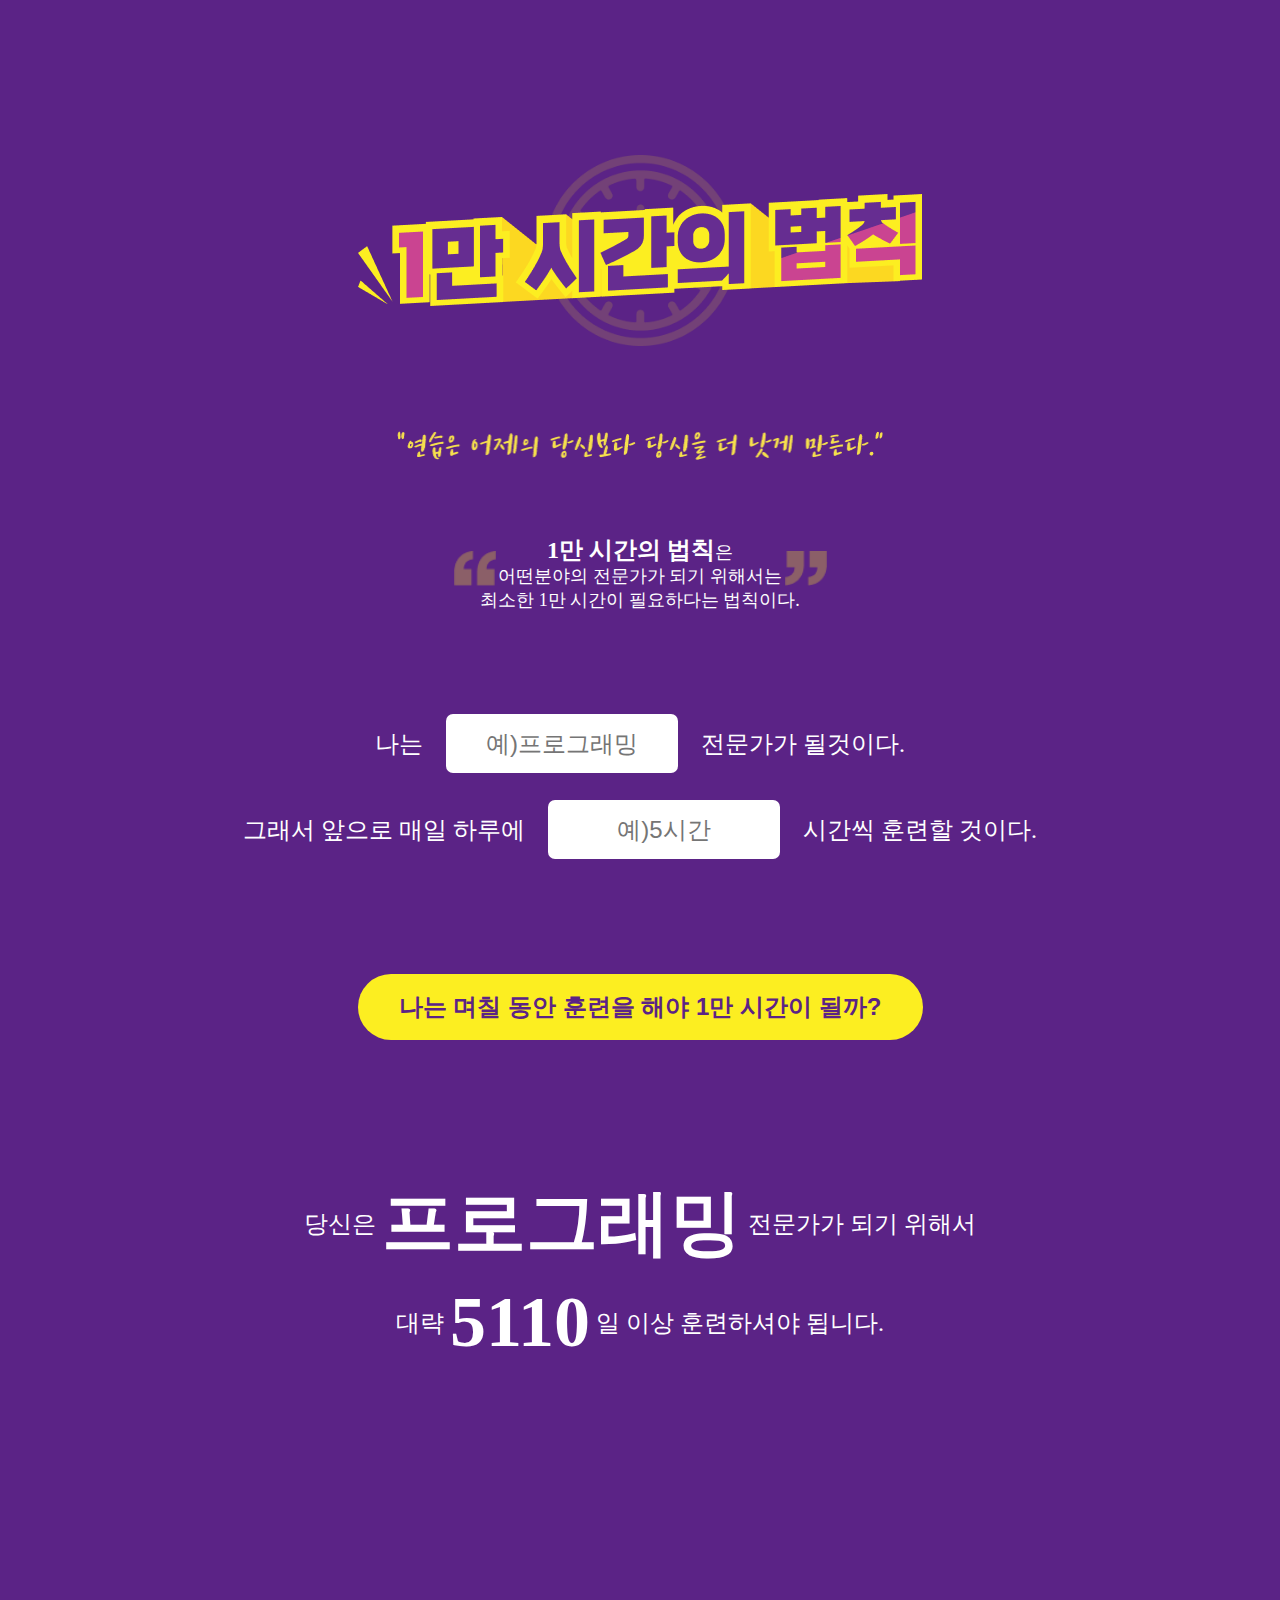
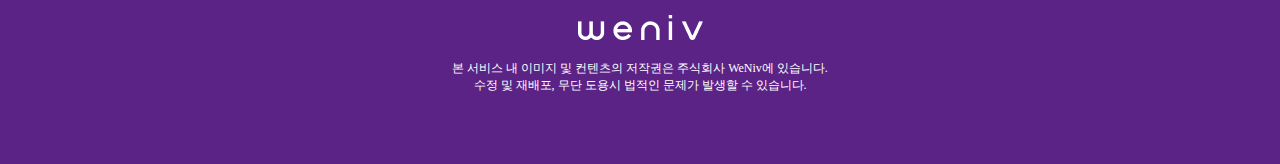
<file: 과제/1만시간의법칙실습/index.html>
<!DOCTYPE html>
<html lang="ko">

<head>
    <meta charset="UTF-8">
    <meta http-equiv="X-UA-Compatible" content="IE=edge">
    <meta name="viewport" content="width=device-width, initial-scale=1.0">
    <title>1만 시간의 법칙</title>
    <link rel="stylesheet" href="style/reset.css">
    <link rel="stylesheet" href="style/style.css">
</head>

<body>
    <main id="app">
        <h1 class="tit-law">
            <img src="images-law/title.png" alt="1만 시간의 법칙" class="img-tit">
        </h1>
        <img src="images-law/txt_subtitle.png" alt="연습은 어제의 당신보다 당신을 더 낫게 만든다." class="img-txt">
        <p class="txt-desc">
            <strong>1만 시간의 법칙</strong>은<br>어떤분야의 전문가가 되기 위해서는<br> 최소한 1만 시간이 필요하다는 법칙이다.
        </p>
        <p class="txt-wannabe">
            나는 <input type="text" placeholder="예)프로그래밍"> 전문가가 될것이다.
        </p>
        <p class="txt-time">
            그래서 앞으로 매일 하루에 <input type="text" placeholder="예)5시간"> 시간씩 훈련할 것이다.
        </p>
        <button type="button" class="btn-exc">나는 며칠 동안 훈련을 해야 1만 시간이 될까?</button>
        <section class="cont-result">
            <h2 class="blind">결과 확인</h2>
            <p class="txt-wannabe">
                당신은 <strong>프로그래밍</strong> 전문가가 되기 위해서
            </p>
            <p class="txt-time">
                대략 <strong>5110</strong> 일 이상 훈련하셔야 됩니다.
            </p>
        </section>
        <footer class="cont-footer">
            <img src="images-law/weniv.png" alt="weniv" class="img-footer">
            <p class="txt-footer">본 서비스 내 이미지 및 컨텐츠의 저작권은 주식회사 WeNiv에 있습니다.</p>
            <p class="txt-footer">
                수정 및 재배포, 무단 도용시 법적인 문제가 발생할 수 있습니다.
            </p>
        </footer>
    </main>
    <!-- <script>

        var myBtn = document.querySelector(".btn-exc");
        var myWannabeResult = document.querySelector(".cont-result .txt-wannabe strong");
        var myTimeResult = document.querySelector(".cont-result .txt-time strong");

        myBtn.addEventListener('click', function () {
            var myWannabe = document.querySelector(".txt-wannabe input").value;
            var myTime = document.querySelector(".txt-time input").value;

            myWannabeResult.innerText = myWannabe;
            myTimeResult.innerText = Math.round(10000 / parseInt(myTime));

        });

    </script> -->
</body>

</html>
</file>
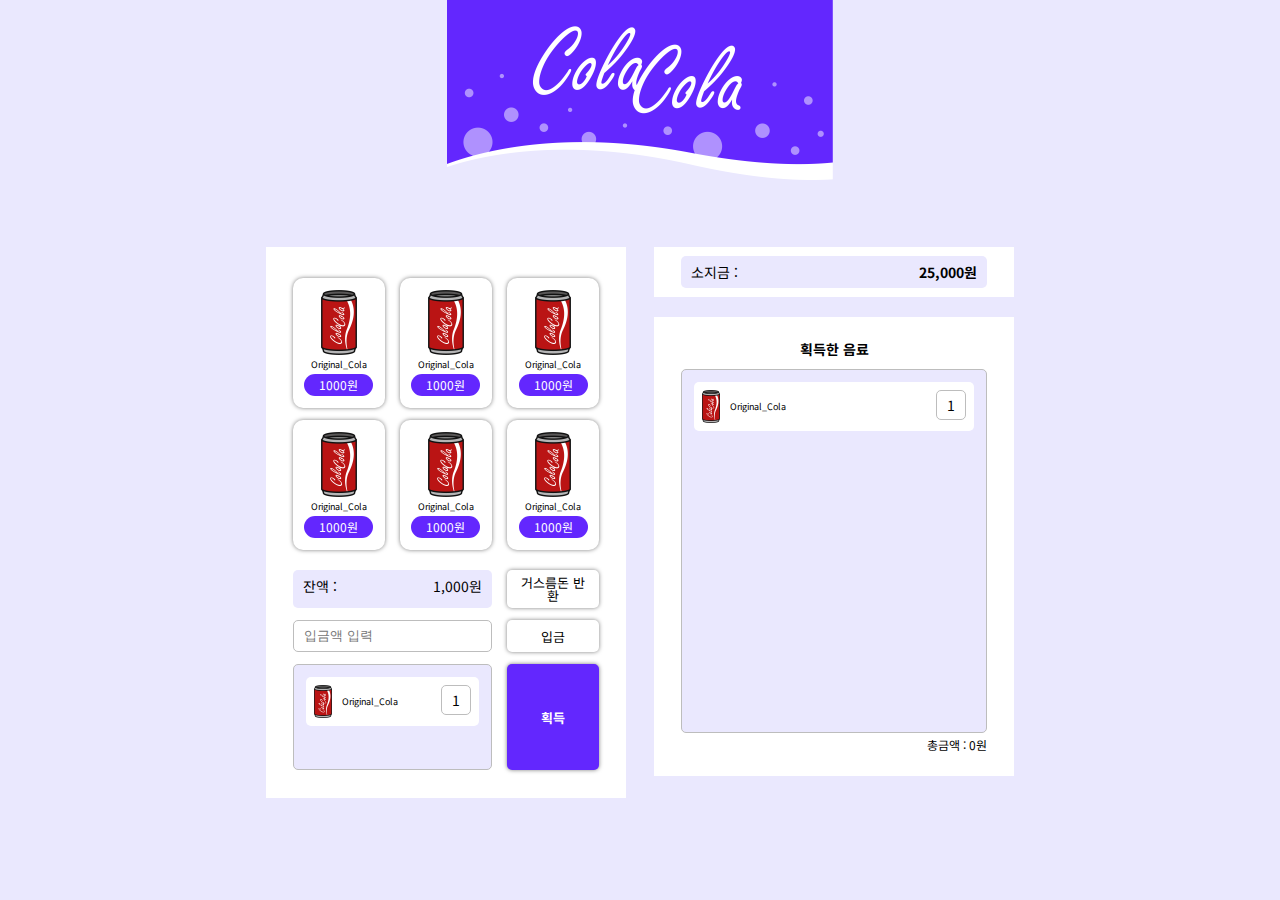
<file: 과제/006_벤딩머신/001/index.html>
<!DOCTYPE html>
<html lang="ko">
<head>
    <meta charset="UTF-8">
    <meta http-equiv="X-UA-Compatible" content="IE=edge">
    <meta name="viewport" content="width=device-width, initial-scale=1.0">
    <title>ColaCola</title>
    <link rel="preconnect" href="https://fonts.googleapis.com">
    <link rel="preconnect" href="https://fonts.gstatic.com" crossorigin>
    <link href="https://fonts.googleapis.com/css2?family=Noto+Sans+KR:wght@500;700&display=swap" rel="stylesheet">
    <link rel="stylesheet" href="resource/style/reset.css">
    <link rel="stylesheet" href="resource/style/style.css">
</head>
<body>
    <section id="app">
        <h1 class="tit-app ir">cola cola</h1>
        <section class="vending-machine">
            <h2 class="ir">자판기 화면</h2>
            <ul class="list-item">
                <li>
                    <button 
                        class="btn-item"
                        data-item="Original Cola"
                        data-count=""
                        data-price=""
                        data-image=""
                    >
                        <img src="resource/img/Original_Cola.png" alt="" class="img-item">
                        <strong class="tit-item">Original_Cola</strong>
                        <span class="txt-item">1000원</span>
                    </button>
                </li>
                <li>
                    <button 
                        class="btn-item"
                        data-item="Original Cola"
                        data-count=""
                        data-price=""
                        data-image=""
                    >
                        <img src="resource/img/Original_Cola.png" alt="" class="img-item">
                        <strong class="tit-item">Original_Cola</strong>
                        <span class="txt-item">1000원</span>
                    </button>
                </li>
                <li>
                    <button 
                        class="btn-item"
                        data-item="Original Cola"
                        data-count=""
                        data-price=""
                        data-image=""
                    >
                        <img src="resource/img/Original_Cola.png" alt="" class="img-item">
                        <strong class="tit-item">Original_Cola</strong>
                        <span class="txt-item">1000원</span>
                    </button>
                </li>
                <li>
                    <button 
                        class="btn-item"
                        data-item="Original Cola"
                        data-count=""
                        data-price=""
                        data-image=""
                    >
                        <img src="resource/img/Original_Cola.png" alt="" class="img-item">
                        <strong class="tit-item">Original_Cola</strong>
                        <span class="txt-item">1000원</span>
                    </button>
                </li>
                <li>
                    <button 
                        class="btn-item"
                        data-item="Original Cola"
                        data-count=""
                        data-price=""
                        data-image=""
                    >
                        <img src="resource/img/Original_Cola.png" alt="" class="img-item">
                        <strong class="tit-item">Original_Cola</strong>
                        <span class="txt-item">1000원</span>
                    </button>
                </li>
                <li>
                    <button 
                        class="btn-item"
                        data-item="Original Cola"
                        data-count=""
                        data-price=""
                        data-image=""
                    >
                        <img src="resource/img/Original_Cola.png" alt="" class="img-item">
                        <strong class="tit-item">Original_Cola</strong>
                        <span class="txt-item">1000원</span>
                    </button>
                </li>
            </ul>
            <!-- 반환할 정보들의 contents -->
            <!-- 1, 2 -->
            <div class="cont-return">
                <!-- 1 -->
                <div class="info-balance">
                    잔액 : 
                    <span class="txt-balance">
                        1,000원
                    </span>
                </div>
                <!-- 2 -->
                <button type="button" class="btn-return">거스름돈 반환</button>
            </div>
            <!-- 3, 4 -->
            <div class="cont-put">
                <!-- 3 -->
                <input type="number" class="inp-put" placeholder="입금액 입력">
                <!-- 4 -->
                <button class="btn-put">입금</button>
            </div>
            <!-- 5, 6 -->
            <div class="cont-get">
                <!-- 5 -->
                <strong class="ir">선택한 음료</strong>
                <ul class="list-item-staged">
                    <li class="item-staged">
                        <img src="./resource/img/Original_Cola.png" alt="" class="img-item">
                        <strong class="txt-item">Original_Cola</strong>
                        <span class="num-counter">1</span>
                    </li>
                </ul>
                <!-- 6 -->
                <button type="button" class="btn-get">획득</button>
            </div>
        </section>
        <section class="my-info">
            <h2 class="ir">나의 정보 화면</h2>
            <!-- 2-1 -->
            <div class="cont-mymoney">
                <div class="info-mymoney">
                    소지금 :
                    <span class="txt-mymoney">
                        25,000원
                    </span>
                </div>
            </div>
            <!-- 2-2 -->
            <div class="cont-myitems">
                <strong class="tit-myitem">획득한 음료</strong>
                <ul class="list-item-staged">
                    <li class="item-staged">
                        <img src="./resource/img/Original_Cola.png" alt="" class="img-item">
                        <strong class="txt-item">Original_Cola</strong>
                        <span class="num-counter">1</span>
                    </li>
                </ul>
                <strong class="txt-total">
                    총금액 :
                    <span class="txt-total-money">
                        0원
                    </span> 
                </strong>
            </div>
        </section>
    </section>
</body>
</html>
</file>
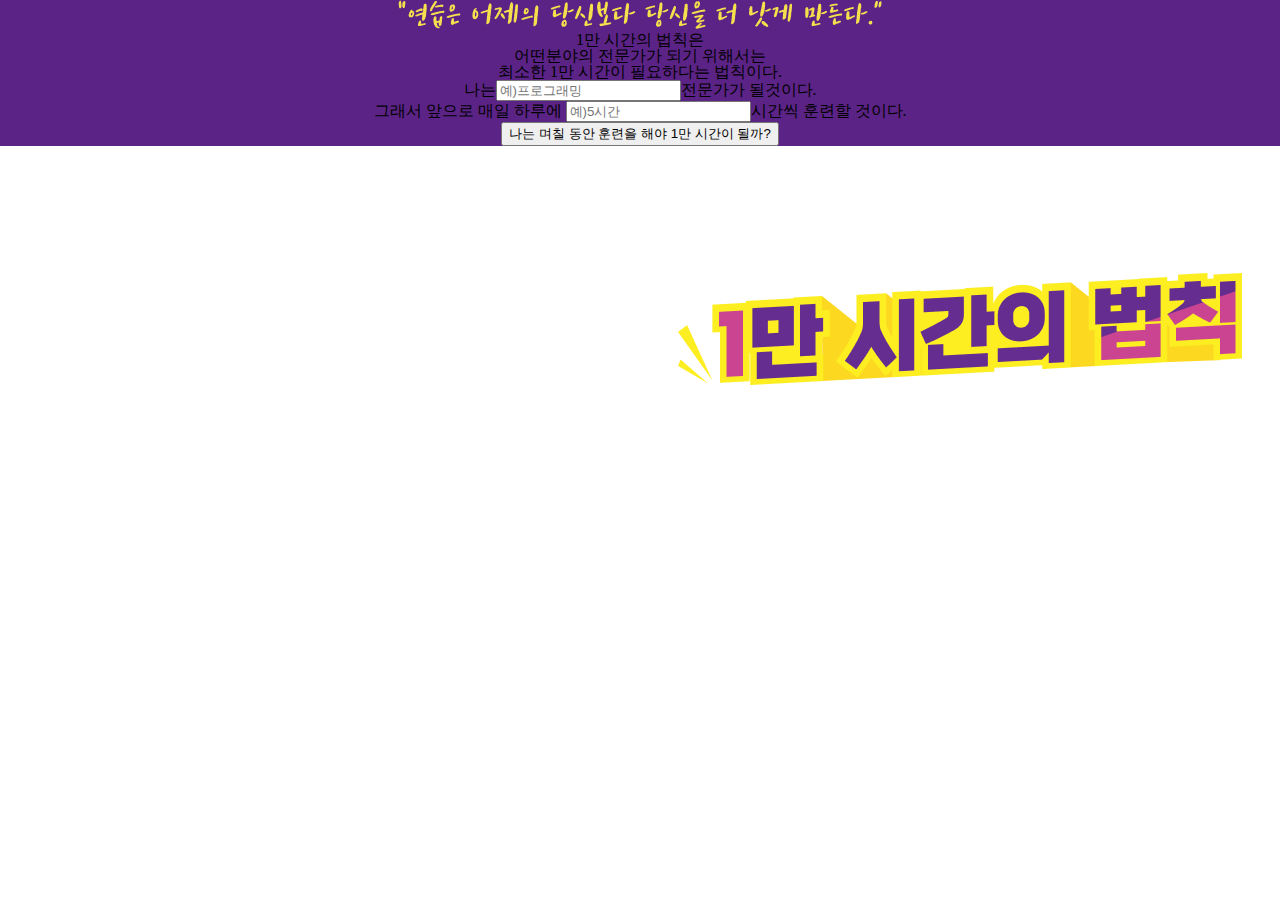
<file: 과제/1만시간의법칙실습/index_1.html>
<!DOCTYPE html>
<html lang="ko">
<head>
    <meta charset="UTF-8">
    <meta http-equiv="X-UA-Compatible" content="IE=edge">
    <meta name="viewport" content="width=device-width, initial-scale=1.0">
    <title>1만 시간의 법칙</title>
    <link rel="stylesheet" href="style/reset.css">
    <link rel="stylesheet" href="index_1.css">
</head>
<body>
    <main id="app">
    <h1 class="tit-main">
        <img src="images-law/title.png" alt="1만 시간의 법칙" class="tit-img">
    </h1>
    <img src="images-law/txt_subtitle.png" alt="연습은 어제의 당신보다 당신을 더 낫게 만든다." class="tit-sub">
    <p>
        <strong>1만 시간의 법칙</strong>은<br>
        어떤분야의 전문가가 되기 위해서는<br>
        최소한 1만 시간이 필요하다는 법칙이다.
    </p>
    <p class="txt-wanabe">
        나는<input type="text" placeholder="예)프로그래밍" class="inp-wanabe">전문가가 될것이다.
    </p>
    <p class="txt-ll">
        그래서 앞으로 매일 하루에 <input type="text" placeholder="예)5시간" class="inp-ll">시간씩 훈련할 것이다.
    </p>
    <button class="btn-result">
        나는 며칠 동안 훈련을 해야 1만 시간이 될까?
    </button>
    </main>
</body>
</html>
</file>
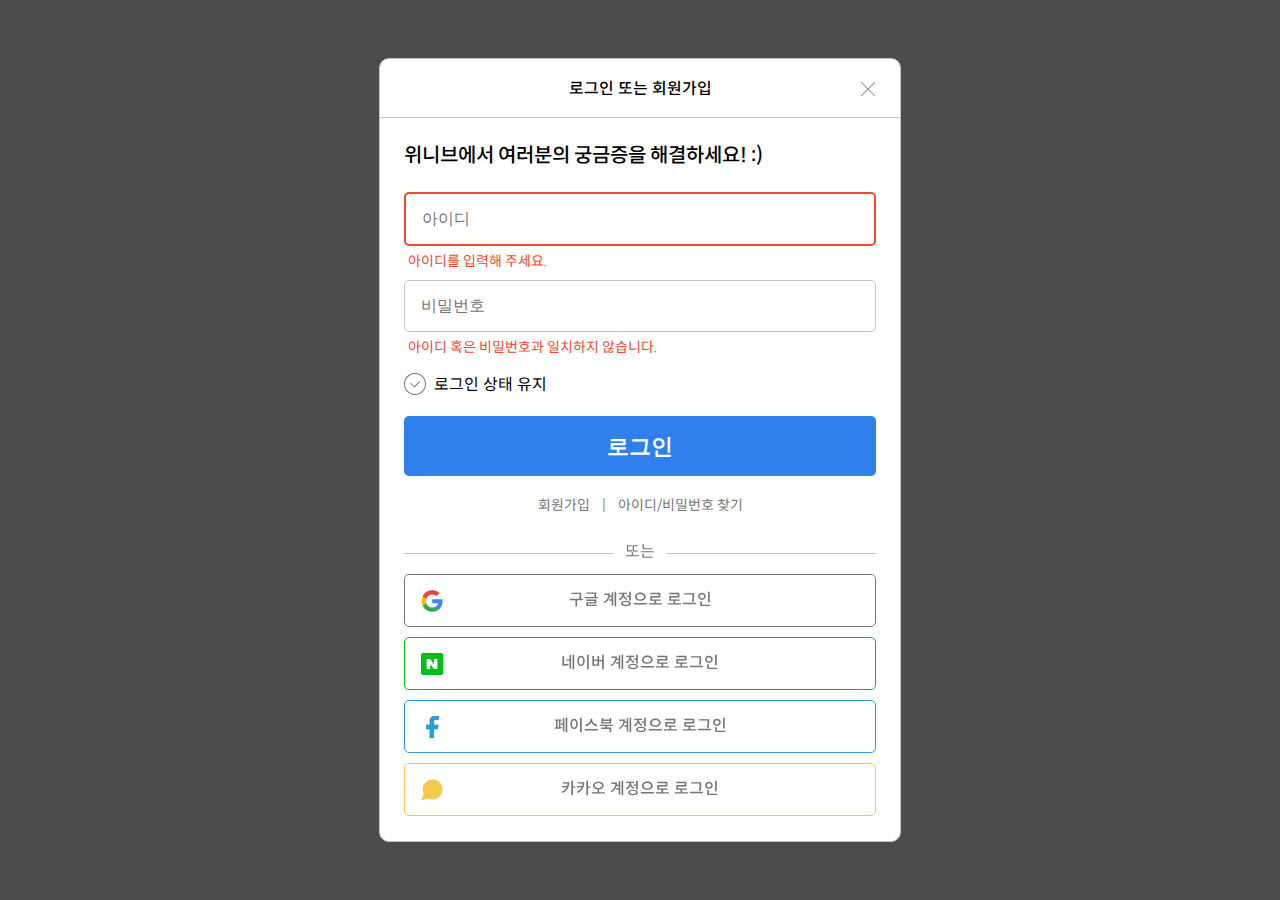
<file: 과제/모달/login.html>
<!DOCTYPE html>
<html lang="ko">

<head>
    <meta charset="UTF-8">
    <meta http-equiv="X-UA-Compatible" content="IE=edge">
    <meta name="viewport" content="width=device-width, initial-scale=1.0">
    <title>Document</title>
    <link rel="stylesheet" href="reset.css">
    <link rel="stylesheet" href="login_style/style_module.css">
    <link rel="stylesheet" href="login_style/style.css">
</head>

<body>
    <main id="appLogin">
        <article class="cont-login">
            <h1 class="tit-weniv"><img src="images-login/logo.png" alt="WENIV"></h1>
            <p class="txt-login">위니브를 더 즐겁고 편리하게 이용하세요.</p>
            <button type="button" class="btn-login">로그인</button>
        </article>
    </main>
    <article class="modal-login on">
        <h2 class="txt-hide">회원으로 로그인 혹은 SNS 로그인</h2>
        <section class="cont-form-login">
            <h3 class="tit-form">로그인 또는 회원가입</h3>
            <p class="txt-form">위니브에서 여러분의 궁금증을 해결하세요! :)</p>
            <form class="form-login">
                <fieldset class="module-inp module-inp-id error">
                    <label for="inpId" class="txt-hide">아이디</label>
                    <input type="text" class="inp-login" id="inpId" placeholder="아이디">
                    <strong class="inp-error">아이디를 입력해 주세요.</strong>
                </fieldset>
                <fieldset class="module-inp error">
                    <label for="inpPw" class="txt-hide">비밀번호</label>
                    <input type="password" class="inp-login" id="inpPw" placeholder="비밀번호">
                    <strong class="inp-error">아이디 혹은 비밀번호과 일치하지 않습니다.</strong>
                </fieldset>
                <input type="checkbox" id="inpHold" class="inp-hold txt-hide">
                <label for="inpHold" class="labl-hold">로그인 상태 유지</label>
                <button type="button" class="btn-login">로그인</button>
                <button type="button" class="btn-close"><img src="images-login/close.png" alt="로그인 닫기"></button>
                <a href="javascript:void(0)" class="link-signup">회원가입</a>
                <a href="javascript:void(0)" class="link-lost">아이디/비밀번호 찾기</a>
            </form>
            <section class="cont-sns-login">
                <h4 class="txt-hide">소셜 계정으로 로그인</h4>
                <ul class="list-sns">
                    <li><a href="" class="icon-google link-sns-login">구글 계정으로 로그인</a></li>
                    <li><a href="" class="icon-naver link-sns-login">네이버 계정으로 로그인</a></li>
                    <li><a href="" class="icon-facebook link-sns-login">페이스북 계정으로 로그인</a></li>
                    <li><a href="" class="icon-kakao link-sns-login">카카오 계정으로 로그인</a></li>
                </ul>
            </section>
        </section>
    </article>

</body>

</html>
</file>
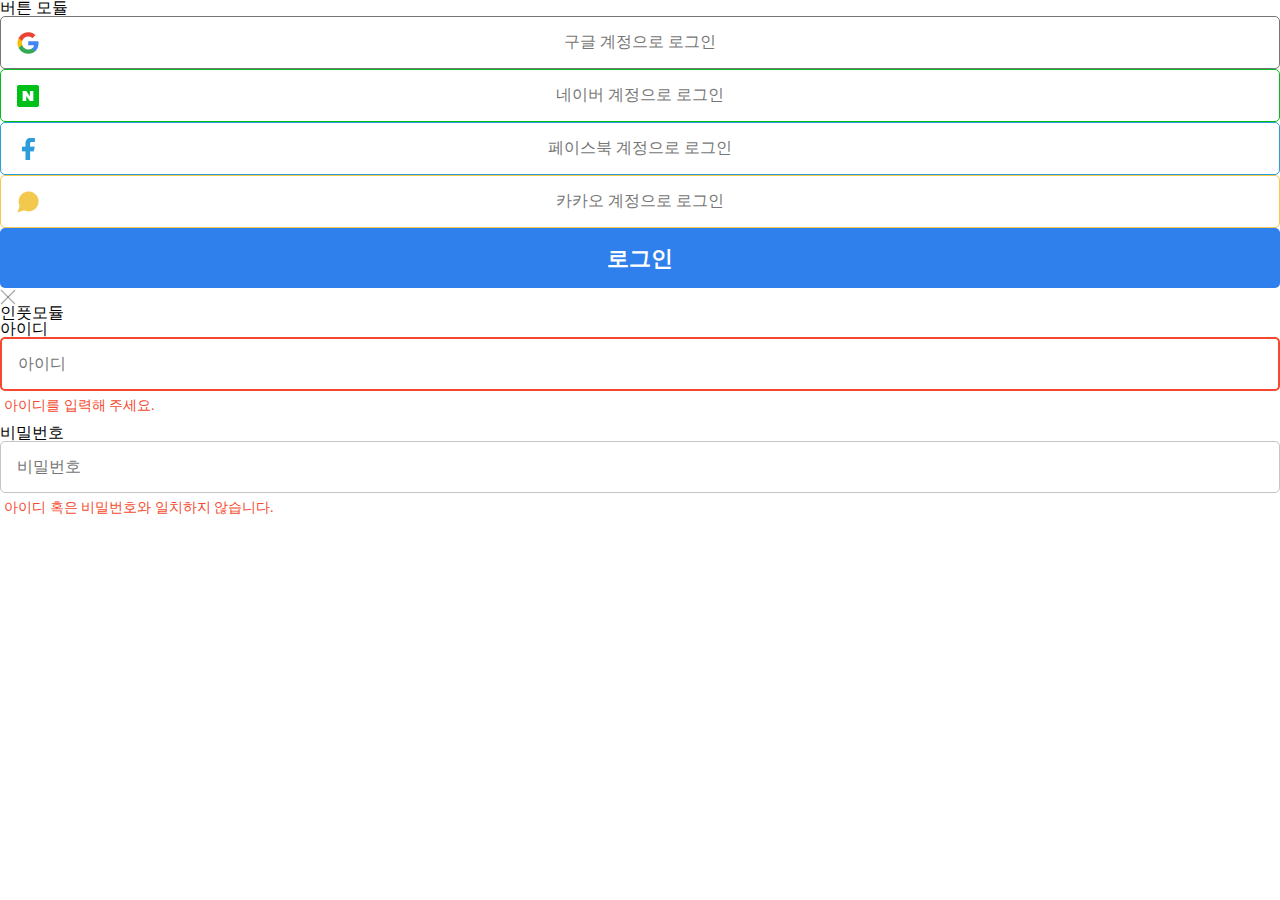
<file: 과제/모달/modules.html>
<!DOCTYPE html>
<html lang="ko">
<head>
    <meta charset="UTF-8">
    <meta http-equiv="X-UA-Compatible" content="IE=edge">
    <meta name="viewport" content="width=device-width, initial-scale=1.0">
    <title>module</title>
    <link rel="stylesheet" href="reset.css">
    <link rel="stylesheet" href="login_style/style_module.css">
<style>
</style>
</head>
<body>
    <p>버튼 모듈</p>
    <li><a href="" class="icon-google link-sns-login">구글 계정으로 로그인</a></li>
    <li><a href="" class="icon-naver link-sns-login">네이버 계정으로 로그인</a></li>
    <li><a href="" class="icon-facebook link-sns-login">페이스북 계정으로 로그인</a></li>
    <li><a href="" class="icon-kakao link-sns-login">카카오 계정으로 로그인</a></li>

    <button type="button" class="btn-login">로그인</button>
    <button type="button" class="btn-close"><img src="images-login/close.png" alt="로그인 닫기"></button>

    <p>인풋모듈</p>
    <fieldset class="module-inp module-inp-id error">
        <label for="inpId" class="blind">아이디</label>
        <input type="text" class="inp-login" id="inpId" placeholder="아이디">
        <strong class="inp-error">아이디를 입력해 주세요.</strong>
    </fieldset>
    <fieldset class="module-inp error">
        <label for="inpPw" class="blind">비밀번호</label>
        <input type="password" class="inp-login" id="inpPw" placeholder="비밀번호">
        <strong class="inp-error">아이디 혹은 비밀번호와 일치하지 않습니다.</strong>
    </fieldset>
</body>
</html>
</file>
<file: 과제/1만시간의법칙실습/style/style.css>
@charset "utf-8";
.blind{
    position: absolute;
    clip: rect(0 0 0 0);
    width: 1px;
    height: 1px;
    margin: -1px;
    overflow: hidden;
}


html{
    background-color: #5B2386;
    text-align: center;
}

#app{
    padding:0 10px;
}
.tit-law{
    position:relative;
}
.tit-law::after{
    position:absolute;
    top:50%;
    left:50%;
    margin:-112px 0 0 -112px;
    display: block;
    content:'';
    width:225px;
    height:225px;
    background-image: url(../images-law/title_bg.png);
    background-size: 225px;
    z-index:-1;
}
.tit-law .img-tit{
    display:block;
    margin:194px auto 0;
    max-width:564px;
    width:100%;
}
.img-txt{
    display: block;
    width:100%;
    max-width: 486px;
    margin:125px auto 78px;
}
.txt-desc{
    position:relative;
    max-width:373px;
    font-size: 18px;
    line-height: 24px;
    margin:0 auto 102px;
    color:#fff;
}
.txt-desc strong{
    font-weight:700;
    font-size: 24px;
    line-height: 24px;
}

.txt-desc::before, .txt-desc::after{
    position:absolute;
    left:0;
    top:13px;
    display: block;
    content:'';
    width:42px;
    height:35px;
    background-image: url(../images-law/txt-left.png);
    background-size: 42px 35px;
}
.txt-desc::after{
    left:auto;
    right:0;
    background-image: url(../images-law/txt-right.png);
}
.txt-wannabe, .txt-time{
    color:#fff;
    font-size: 24px;
    line-height: 24px;
}
.txt-wannabe{
    margin-bottom:27px;
}
.txt-wannabe strong, .txt-time strong{
    font-weight: bold;
    font-size: 72px;
    line-height: 72px;
    vertical-align: -15px;
}
.txt-wannabe input, .txt-time input{
    width: 228px;
    height: 57px;
    margin:0 17px;
    border-radius: 7px;
    border: none;
    font-size: 24px;
    text-align: center;
}
.btn-exc{
    width:100%;
    max-width: 565px;
    height: 66px;
    margin:115px 0 147px;
    font-size: 24px;
    line-height: 24px;
    border-radius: 56px;
    font-weight: bold;
    background: #FCEE21;
    color: #5B2386;
    border: none;
}
.cont-footer{
    margin:257px 0 70px 0;
}
.cont-footer .txt-footer{
    font-size: 12px;
    line-height: 17px;
    color:#fff;
}
.img-footer{
    display: block;
    width:125px;
    height:25px;
    margin:0 auto 20px;
}

@media screen and (max-width:414px){
    .txt-wannabe input, .txt-time input{
        display: block;
        margin: 10px auto;
    }

    .txt-wannabe strong, .txt-time strong{
        display: block;
        margin: 10px auto;
    }

    .btn-exc{
        font-size:18px;
    }
}
</file>
<file: 과제/1만시간의법칙실습/index_1.css>
#app {
    background-color: #5B2386;
    text-align: center;
}

.tit-main {
    position: relative;
    align-content: center;
}

.tit-main .tit-img {
    position: absolute;
    width: 564px;
    height: 112px;
    left: 678px;
    top: 273px;
}
</file>
<file: 과제/모달/login_style/style_module.css>
.btn-login{
    width:100%;
    padding:17px 0 15px;
    font-weight: bold;
    font-size: 22px;
    line-height: 28px;
    background-color: #2F80ED;
    border-radius: 5px;
    border:none;
    color:#fff;
    cursor: pointer;
}

.btn-close{
    width:16px;
    height:16px;
    padding:0;
    background-color: #fff;
    border:none;
    cursor: pointer;
}

.module-inp .inp-login{
    display: block;
    width:100%;
    padding:15px 0 15px 16px;
    border: 1px solid #C4C4C4;
    box-sizing: border-box;
    border-radius: 5px;
    font-weight: 500;
    font-size: 16px;
    line-height: 20px;
}
.module-inp.module-inp-id.error .inp-login{
    border:2px solid #F4492E;
}

.module-inp .inp-error{
    display: none;
    margin:6px 0 0 4px;
    font-size: 14px;
    line-height: 18px;
    color: #F4492E;
}

.module-inp.error .inp-error{
    display: block;
}

.module-inp + .module-inp{
    margin-top:10px;
}

.link-sns-login{
    display: block;
    padding:15px 0 16px;
    font-weight: 500;
    font-size: 16px;
    line-height: 20px;
    color: #767676;
    text-decoration: none;
    text-align: center;
    border: 1px solid #767676;
    box-sizing: border-box;
    border-radius: 5px;
    text-indent: -38px;
}


.link-sns-login::before{
    display: block;
    content:"";
    float:left;
    width:22px;
    height:22px;
    margin-left:16px;
    background-image:url("../images-login/icon_google.png");
}

.link-sns-login.icon-naver{
    border-color:#00BF18;
}

.link-sns-login.icon-naver::before{
    background-image:url("../images-login/icon_naver.png");
}
.link-sns-login.icon-facebook{
    border-color:#2D9CDB;
}

.link-sns-login.icon-facebook::before{
    /* background-image:url("../images-login/icon_facebook.png");
    background-repeat:no-repeat;
    background-position: center; */
    background:url("../images-login/icon_facebook.png") center no-repeat;
}
.link-sns-login.icon-kakao{
    border-color:#F2C94C;
}

.link-sns-login.icon-kakao::before{
    background-image:url("../images-login/icon_kakao.png");
}
</file>
<file: 과제/모달/login_style/style.css>
@charset "utf-8";
/* base */
@font-face {
    font-family: Spoqa Han Sans Neo;
    src: url("font/SpoqaHanSansNeo-Regular.woff") format("woff");
    font-weight: 400;
}
@font-face {
    font-family: Spoqa Han Sans Neo;
    src: url("font/SpoqaHanSansNeo-Medium.woff") format("woff");
    font-weight: 500;
}
@font-face {
    font-family: Spoqa Han Sans Neo;
    src: url("font/SpoqaHanSansNeo-Bold.woff") format("woff");
    font-weight: 700;
}

body{
    font-family: "Spoqa Han Sans Neo", sans-serif;
}

#appLogin{
    display: flex;
    justify-content: center;
    align-items: center;
    height:100vh;
}

.cont-login{
    width: 440px;
    padding:38px 30px 30px;
    border: 1px solid #C4C4C4;
    border-radius: 5px;
    text-align: center;
}
.cont-login .tit-weniv img{
    width:122px;
}
.cont-login .txt-login{
    margin:32px 0 36px;
    font-size: 16px;
    line-height: 20px;
}

/* 모달 스타일 */
.modal-login{
    display: none;
    height:100%;
}

.modal-login.on{
    display: block;
}

.modal-login::after{
    display: block;
    content:"";
    position:fixed;
    top:0;
    right:0;
    left:0;
    bottom:0;
    background-color: black;
    opacity: .7;
    z-index: 10;
}

.modal-login .cont-form-login{
    width:100%;
    max-width:520px;
    position:fixed;
    top:50%;
    left:50%;
    transform:translate(-50% , -50%);
    background-color: #fff;
    z-index: 20;
    border: 1px solid #C4C4C4;
    border-radius: 10px;
}

.cont-form-login .tit-form{
    padding:20px 0 18px;
    font-weight: 500;
    font-size: 16px;
    line-height: 20px;
    text-align: center;
    border-bottom:1px solid #C4C4C4;
}

.cont-form-login .txt-form{
    margin:26px 0 24px;
    padding-left:24px;
    font-weight: 500;
    font-size: 20px;
    line-height: 24px;
}

.cont-form-login .form-login{
    padding:0 24px 0;
    text-align: center;
}

.form-login .inp-error{
    text-align: left;
}
.form-login .labl-hold{
    display: block;  
    text-align: left; 
    margin:17px 0 21px;
    cursor: pointer;
}
.form-login .labl-hold::before{
    display: inline-block;
    content:'';
    width:22px;
    height:22px;
    margin-right:8px;
    background-image: url("../images-login/icon_check_empty.png");
    vertical-align: -5px;
}
/* 접근성 */
.form-login .inp-hold:focus+.labl-hold::before {
    outline: 2px solid black;
    outline-offset: 5px;
}

.form-login .inp-hold:checked+.labl-hold::before{
    background-image: url("../images-login/icon_check.png");
}

.form-login a[class^="link"]{
    display: inline-block;
    margin-top:20px;
    line-height: 18px;
    font-size: 14px;
    color: #767676;
    text-decoration: none;
}

.form-login .link-signup::after{
    display: inline-block;
    content: '\007C';
    margin:0 8px 0 12px;
}

.cont-form-login .btn-close{
    position: absolute;
    top:0;
    right:0;
    padding:22px 24px;
    box-sizing: content-box;
    background-color:transparent;
}

.cont-form-login .cont-sns-login{
    position:relative;
    margin-top:30px;
    padding:30px 24px 25px;
}

.cont-sns-login::before{
    content:'또는';
    display: block;
    width:52px;
    height:18px;
    position: absolute;
    top:0;
    left:50%;
    transform:translateX(-50%);
    text-align: center;
    background-color: #fff;
    z-index: 10;
    color: #767676;
}

.cont-sns-login::after{
    content:'';
    display:block;
    width:calc(100% - 48px);
    position:absolute;
    top:9px;
    height:1px;
    background:#C4C4C4;
}

.cont-sns-login .list-sns li+li{
    margin-top:10px;
}
</file>
<file: 과제/006_벤딩머신/001/resource/style/style.css>
@charset "utf-8";

/* reset */
.img-item {
    display: block;
}

/* util */
/* ir은 img-replace */
.ir {
    display: block;
    overflow: hidden;
    position: absolute;
    text-indent: -9999px;
    line-height: 0;
    font-size: 1px;
    color: transparent;
}

/* layout */
body {
    background-color: #EAE8FE;
}

#app {
    display: flex;
    flex-wrap: wrap;
    justify-content: center;
    align-items: flex-start;
    gap: 0 28px;
    padding-top: 247px;
    font-family: 'Noto Sans KR', sans-serif;
}

#app .vending-machine, #app .my-info {
    width: 360px;
    /* height: 545px; */
    background-color: #fff;
    box-sizing: border-box;
}

/* 타이틀 스타일링 */
.tit-app {
    top: 0;
    width: 100%;
    max-width: 386px;
    height: 180px;
    background: no-repeat center / 100% 100% url(../img/Logo_img.png);
}

/* 자판기 스타일링 */
#app .vending-machine {
    position: relative;
    padding: 31px 27px 28px;
}

/* 자판기 아이템 리스트 */
.vending-machine .list-item {
    display: flex;
    flex-wrap: wrap;
    justify-content: space-between;
    /* align-items: space-between; */
}

.vending-machine .list-item li {
    position: relative;
    width: 30%;
    height: 130px;
    border-radius: 10px;
    box-shadow: 0px 0px 4px rgba(0, 0, 0, 0.5);
}

/* .vending-machine .list-item li.on */
/* .vending-machine .list-item li:active::before { */
.vending-machine .list-item li:active::before{
    /* box-shadow로 주는 방법이 좋을 것 같다는 의견 */
    display: block;
    position: absolute;
    content: '';
    width: 100%;
    height: 100%;
    /* width: 91px; */
    /* height: 130px; */
    top: 0px;
    left: 0px;
    border: 3px solid #6327FE;
    border-radius: 10px;
    /* border-radius: 13px; */
    box-sizing: border-box;
}

.vending-machine .list-item li.sold-out::before {
    display: block;
    position: absolute;
    content: '';
    width: 100%;
    height: 100%;
    top: 0;
    left: 0;
    z-index: 1;
    border-radius: 10px;
    background: no-repeat center / 58px 45px url(../img/Sold-out.png) rgba(0, 0, 0, 0.8);
}

.vending-machine .list-item li.sold-out {
    pointer-events: none;
}

.vending-machine .list-item li:nth-child(3)~li {
    margin-top: 12px;
}

.vending-machine .btn-item {
    display: block;
    width: 100%;
    height: 100%;
}
.vending-machine .list-item .img-item {
    width: 36px;
    height: 65px;
    margin: 0 auto;
}
.vending-machine .tit-item {
    display: block;
    font-size: 9px;
    margin: 5px auto;
}
.btn-item .txt-item {
    display: inline-block;
    font-size: 12px;
    padding: 5px 15px;
    background-color: #6327FE;
    border-radius: 50px;
    color: #fff;
}

/* 
     col           col
row  잔액,         거스름돈 반환
     입금액 입력,   입금
     획득 리스트,   획득
*/

.vending-machine .cont-return,
.vending-machine .cont-put,
.vending-machine .cont-get {
    display: flex;
    justify-content: space-between;
    margin-top: 12px;
}

.cont-return .info-balance,
.cont-put .inp-put,
.cont-get .list-item-staged {
    width: 65%;
    padding: 6px 10px;
    box-sizing: border-box;
    border-radius: 5px;
}

.cont-return .btn-return,
.cont-put .btn-put,
.cont-get .btn-get {
    width: 30%;
    font-size: 13px;
    padding: 6px 8px;
    border-radius: 5px;
    box-shadow: 0px 0px 4px rgba(0, 0, 0, 0.5);
}

.vending-machine .cont-return {
    margin-top: 20px;
}

/* 1번 */
.cont-return .info-balance {
    /* float가 자식을 인식할 수 있도록 */
    overflow: hidden;
    font-size: 14px;
    line-height: 20px;
    background-color: #EAE8FE;
}
.info-balance .txt-balance {
    float: right;
}
/* 3번 */
.cont-put .inp-put {
    border: 1px solid #BDBDBD;
    box-sizing: border-box;
    line-height: 18px;
}
/* 5번 */
.cont-get .list-item-staged {
    height: 106px;
    overflow-y: scroll;
    padding: 12px;
    border: 1px solid #BDBDBD;
    background-color: #EAE8FE;
}
/* 5번의 아이템 */
.list-item-staged li {
    /* float가 자식을 인식할 수 있도록 */
    overflow: hidden;
    padding: 8px;
    border-radius: 5px;
    background-color: #fff;
    box-sizing: border-box;
}
.list-item-staged li+li { 
    margin-top: 6px;
}
.list-item-staged .img-item,
.list-item-staged .txt-item {
    float: left;
}
.list-item-staged .img-item {
    width: 18px;
    height: 33px;
}
.list-item-staged .txt-item {
    margin-left: 10px;
    line-height: 33px;
    font-size: 9px;
}
.list-item-staged .num-counter {
    float: right;
    display: flex;
    width: 30px;
    height: 30px;
    border: 1px solid #BDBDBD;
    box-sizing: border-box;
    border-radius: 5px;
    justify-content: center;
    align-items: center;
    font-size: 14px;
}
/* 6번 */
.cont-get .btn-get {
    font-weight: 700;
    background-color: #6327FE;
    color: #fff;
}


/* 나의 정보 */
#app .my-info {
    background-color: #EAE8FE;
}
/* 소지금 */
.my-info .cont-mymoney {
    background-color: #fff;
    padding: 9px 27px;
}
.cont-mymoney .info-mymoney {
    background-color: #EAE8FE;
    padding: 6px 10px;
    font-size: 14px;
    line-height: 20px;
    border-radius: 5px;
}

.info-mymoney .txt-mymoney {
    float: right;
    font-weight: 700;
}

/* 획득한 음료 */
.my-info .cont-myitems {
    margin-top: 20px;
    padding: 25px 27px;
    background-color: #fff;
}
.cont-myitems .tit-myitem {
    display: block;
    text-align: center;
    margin-bottom: 13px;
    font-size: 14px;
    font-weight: 700;
}
.cont-myitems .list-item-staged {
    overflow-y: scroll;
    height: 364px;
    padding: 12px;
    background-color: #EAE8FE;
    border: 1px solid #BDBDBD;
    box-sizing: border-box;
    border-radius: 5px;
}

.cont-myitems .txt-total {
    display: block;
    text-align: right;
    font-size: 12px;
    margin-top: 6px;
}

@media screen 
  and (min-device-width: 320px) /* 기기의 넓이가 320px 이상 */
  and (max-device-width: 480px) /* 기기의 넓이가 480px 이하  */
  and (-webkit-min-device-pixel-ratio: 2) /* 최소 1px 당 2개의 화소 */
  {
      body {
          /* background-color: #fff; */
      }

      #app {
          padding-top: 160px;
          margin-bottom: 30px;
      }

      #app .tit-app{
          width: 332px;
          height: 142px;
      }

      .my-info .cont-myitems {
          margin-top: 0;
          padding: 31px 27px 32px;
      }

      .vending-machine {
          border-top-left-radius: 10px;
          border-top-right-radius: 10px;
      }

      .cont-myitems {
          border-bottom-left-radius: 10px;
          border-bottom-right-radius: 10px;
      }
  }
</file>
